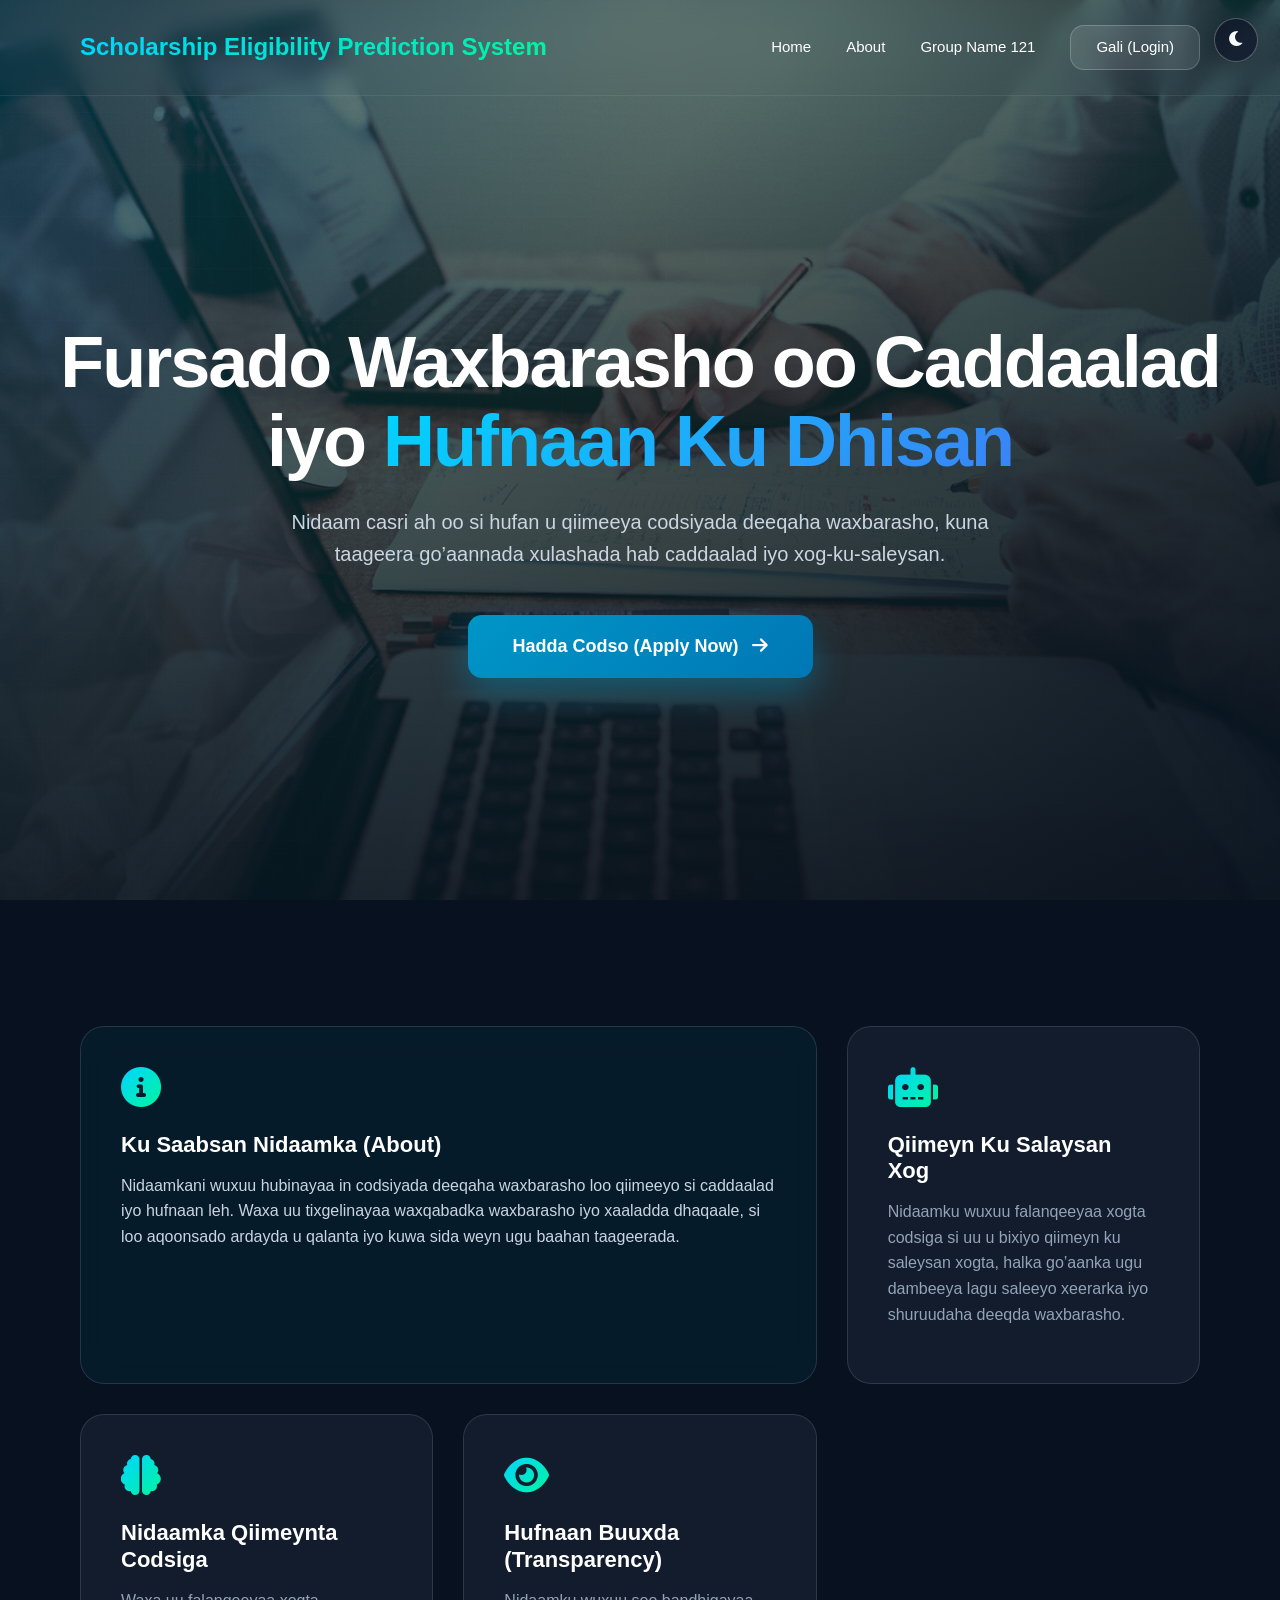
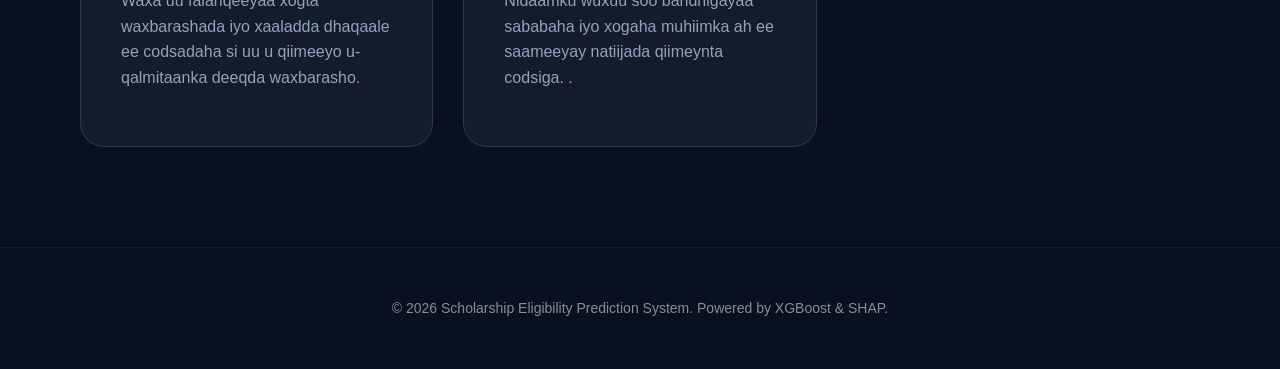
<file: templates/index.html>
﻿<!DOCTYPE html>
<html lang="so">
<head>
    <meta charset="UTF-8">
    <meta name="viewport" content="width=device-width, initial-scale=1.0">
    <title>Scholarship Machine Learning - Fairness</title>
    <link href="https://cdn.jsdelivr.net/npm/bootstrap@5.3.0/dist/css/bootstrap.min.css" rel="stylesheet">
    <link rel="stylesheet" href="https://cdnjs.cloudflare.com/ajax/libs/font-awesome/6.0.0/css/all.min.css">
    <style>
        html { scroll-behavior: smooth; }
        * { margin: 0; padding: 0; box-sizing: border-box; font-family: 'Inter', sans-serif; }
        body {
            background: #060c18;
            background-image: url('/static/dashboard_bg.jpg');
            background-size: cover;
            background-position: center;
            background-attachment: fixed;
            color: white;
            overflow-x: hidden;
        }
        body::before {
            content: '';
            position: fixed; inset: 0; z-index: -1;
            background: rgba(6, 12, 24, 0.85);
        }

        /* NAVIGATION */
        nav {
            padding: 25px 80px;
            display: flex;
            justify-content: space-between;
            align-items: center;
            backdrop-filter: blur(10px);
            position: sticky;
            top: 0;
            z-index: 1000;
        }
        .logo { font-size: 24px; font-weight: 800; background: linear-gradient(135deg, #00d4ff, #00f5a0); -webkit-background-clip: text; -webkit-text-fill-color: transparent; }
        .nav-links {
            display: flex;
            align-items: center;
            gap: 35px;
            position: relative;
        }
        .nav-links a,
        .names-toggle {
            color: white;
            text-decoration: none;
            font-weight: 500;
            transition: 0.3s;
            font-size: 15px;
        }
        .nav-links a:hover,
        .names-toggle:hover { color: #00d4ff; }
        .btn-login { background: rgba(255, 255, 255, 0.1); padding: 10px 25px; border-radius: 30px; border: 1px solid rgba(255, 255, 255, 0.2); }
        .names-menu {
            position: relative;
        }
        .names-toggle {
            border: 0;
            background: transparent;
            cursor: pointer;
            padding: 0;
        }
        .names-panel {
            position: absolute;
            right: 0;
            top: 38px;
            min-width: 230px;
            padding: 16px;
            border-radius: 14px;
            border: 1px solid rgba(0, 212, 255, 0.25);
            background: rgba(6, 12, 24, 0.94);
            box-shadow: 0 18px 45px rgba(0, 0, 0, 0.35);
            opacity: 0;
            visibility: hidden;
            transform: translateY(-8px);
            transition: 0.25s ease;
        }
        .names-menu.is-open .names-panel {
            opacity: 1;
            visibility: visible;
            transform: translateY(0);
        }
        .names-panel h4 {
            color: #00d4ff;
            font-size: 14px;
            font-weight: 800;
            margin-bottom: 10px;
        }
        .names-panel ul {
            list-style: none;
            margin: 0;
            padding: 0;
        }
        .names-panel li {
            display: flex;
            align-items: center;
            gap: 10px;
            color: #e2e8f0;
            font-size: 15px;
            font-weight: 600;
            padding: 8px 0;
            border-top: 1px solid rgba(255, 255, 255, 0.08);
        }
        .names-panel li::before {
            font-family: "Font Awesome 6 Free";
            font-weight: 900;
            font-size: 13px;
        }
        .names-panel li.member-male::before {
            content: "\f183";
            color: #00d4ff;
        }
        .names-panel li.member-female::before {
            content: "\f182";
            color: #f472b6;
        }

        /* HERO SECTION */
        .hero {
            height: 90vh;
            display: flex;
            flex-direction: column;
            justify-content: center;
            align-items: center;
            text-align: center;
            padding: 0 20px;
        }
        .hero h1 { font-size: 72px; font-weight: 900; margin-bottom: 25px; line-height: 1.1; letter-spacing: -2px; }
        .hero h1 span { background: linear-gradient(135deg, #00d4ff 0%, #3b82f6 100%); -webkit-background-clip: text; -webkit-text-fill-color: transparent; }
        .hero p { font-size: 20px; color: #cbd5e1; max-width: 700px; margin-bottom: 45px; line-height: 1.6; }
        
        .btn-main { 
            background: linear-gradient(135deg, #0096c7 0%, #0077b6 100%); 
            color: white; padding: 18px 45px; 
            border-radius: 40px; text-decoration: none; 
            font-weight: 700; font-size: 18px;
            box-shadow: 0 15px 35px rgba(0, 150, 199, 0.4);
            transition: 0.4s;
        }
        .btn-main:hover { transform: translateY(-5px); box-shadow: 0 20px 45px rgba(0, 150, 199, 0.6); color: white; }

        /* FEATURES */
        .features {
            padding: 100px 80px;
            display: grid;
            grid-template-columns: repeat(auto-fit, minmax(300px, 1fr));
            gap: 30px;
        }
        .f-card {
            background: rgba(30, 41, 59, 0.5);
            backdrop-filter: blur(15px);
            padding: 40px;
            border-radius: 24px;
            border: 1px solid rgba(255, 255, 255, 0.1);
            transition: 0.4s ease;
        }
        .f-card:hover { transform: translateY(-10px); border-color: rgba(0, 212, 255, 0.4); background: rgba(30, 41, 59, 0.7); }
        .f-card i { font-size: 40px; margin-bottom: 25px; background: linear-gradient(135deg, #00d4ff, #00f5a0); -webkit-background-clip: text; -webkit-text-fill-color: transparent; }
        .f-card h3 { font-size: 22px; font-weight: 700; margin-bottom: 15px; }
        .f-card p { color: #94a3b8; line-height: 1.6; }

        /* FOOTER */
        footer { padding: 50px 80px; border-top: 1px solid rgba(255, 255, 255, 0.05); text-align: center; color: #64748b; font-size: 14px; }

        @media (max-width: 768px) {
            nav { padding: 20px; }
            .nav-links { display: none; }
            .hero h1 { font-size: 48px; }
            .features { padding: 50px 20px; }
        }
    </style>
    <link rel="stylesheet" href="/static/app_background.css">
    <link rel="stylesheet" href="/static/theme.css">
    <script src="/static/theme.js" defer></script>
</head>
<body>

    <nav>
        <div class="logo">Scholarship Eligibility Prediction System</div>
        <div class="nav-links">
            <a href="/">Home</a>
            <a href="#about-section">About</a>
            <div class="names-menu">
                <button class="names-toggle" type="button" aria-expanded="false" aria-controls="names-panel">Group Name 121</button>
                <div class="names-panel" id="names-panel">
                    <h4>Group Name 121</h4>
                    <ul>
                        <li class="member-male">Burhan Kassim Awow</li>
                        <li class="member-female">Warda Muhiyadin Mohamed</li>
                        <li class="member-male">Ibrahim Abukar Osman</li>
                        <li class="member-female">Salma Ali Hassan</li>
                    </ul>
                </div>
            </div>
            <a href="/login" class="btn-login">Gali (Login)</a>
        </div>
    </nav>

    <section class="hero">
        <h1>Fursado Waxbarasho oo Caddaalad<br>iyo <span>Hufnaan Ku Dhisan</span></h1>
        <p>Nidaam casri ah oo si hufan u qiimeeya codsiyada deeqaha waxbarasho, kuna taageera go’aannada xulashada hab caddaalad iyo xog-ku-saleysan.
</p>
        <a href="/signup" class="btn-main">Hadda Codso (Apply Now) <i class="fas fa-arrow-right ms-2"></i></a>
    </section>

    <section class="features" id="about-section" style="padding-top: 120px;">
        <div class="f-card" style="grid-column: span 2; background: rgba(0, 212, 255, 0.05); border-color: rgba(0, 212, 255, 0.2);">
            <i class="fas fa-info-circle"></i>
            <h3>Ku Saabsan Nidaamka (About)</h3>
            <p style="font-size: 16px; color: #cbd5e1;">Nidaamkani wuxuu hubinayaa in codsiyada deeqaha waxbarasho loo qiimeeyo si caddaalad iyo hufnaan leh. Waxa uu tixgelinayaa waxqabadka waxbarasho iyo xaaladda dhaqaale, si loo aqoonsado ardayda u qalanta iyo kuwa sida weyn ugu baahan taageerada.
</p>
        </div>
        <div class="f-card">
            <i class="fas fa-robot"></i>
            <h3>Qiimeyn Ku Salaysan Xog</h3>
            <p>Nidaamku wuxuu falanqeeyaa xogta codsiga si uu u bixiyo qiimeyn ku saleysan xogta, halka go’aanka ugu dambeeya lagu saleeyo xeerarka iyo shuruudaha deeqda waxbarasho.
</p>
        </div>
        <div class="f-card">
            <i class="fas fa-brain"></i>
            <h3>Nidaamka Qiimeynta Codsiga</h3>
            <p>Waxa uu falanqeeyaa xogta waxbarashada iyo xaaladda dhaqaale ee codsadaha si uu u qiimeeyo u-qalmitaanka deeqda waxbarasho.</p>
        </div>
        <div class="f-card">
            <i class="fas fa-eye"></i>
            <h3>Hufnaan Buuxda (Transparency)</h3>
            <p>Nidaamku wuxuu soo bandhigayaa sababaha iyo xogaha muhiimka ah ee saameeyay natiijada qiimeynta codsiga.
.</p>
        </div>
    </section>

    <footer>
        &copy; 2026 Scholarship Eligibility Prediction System. Powered by XGBoost & SHAP.
    </footer>
    <script>
        const namesMenu = document.querySelector('.names-menu');
        const namesToggle = document.querySelector('.names-toggle');

        namesToggle.addEventListener('click', function () {
            const isOpen = namesMenu.classList.toggle('is-open');
            namesToggle.setAttribute('aria-expanded', isOpen);
        });

        document.addEventListener('click', function (event) {
            if (!namesMenu.contains(event.target)) {
                namesMenu.classList.remove('is-open');
                namesToggle.setAttribute('aria-expanded', 'false');
            }
        });
    </script>
</body>
</html>
</file>
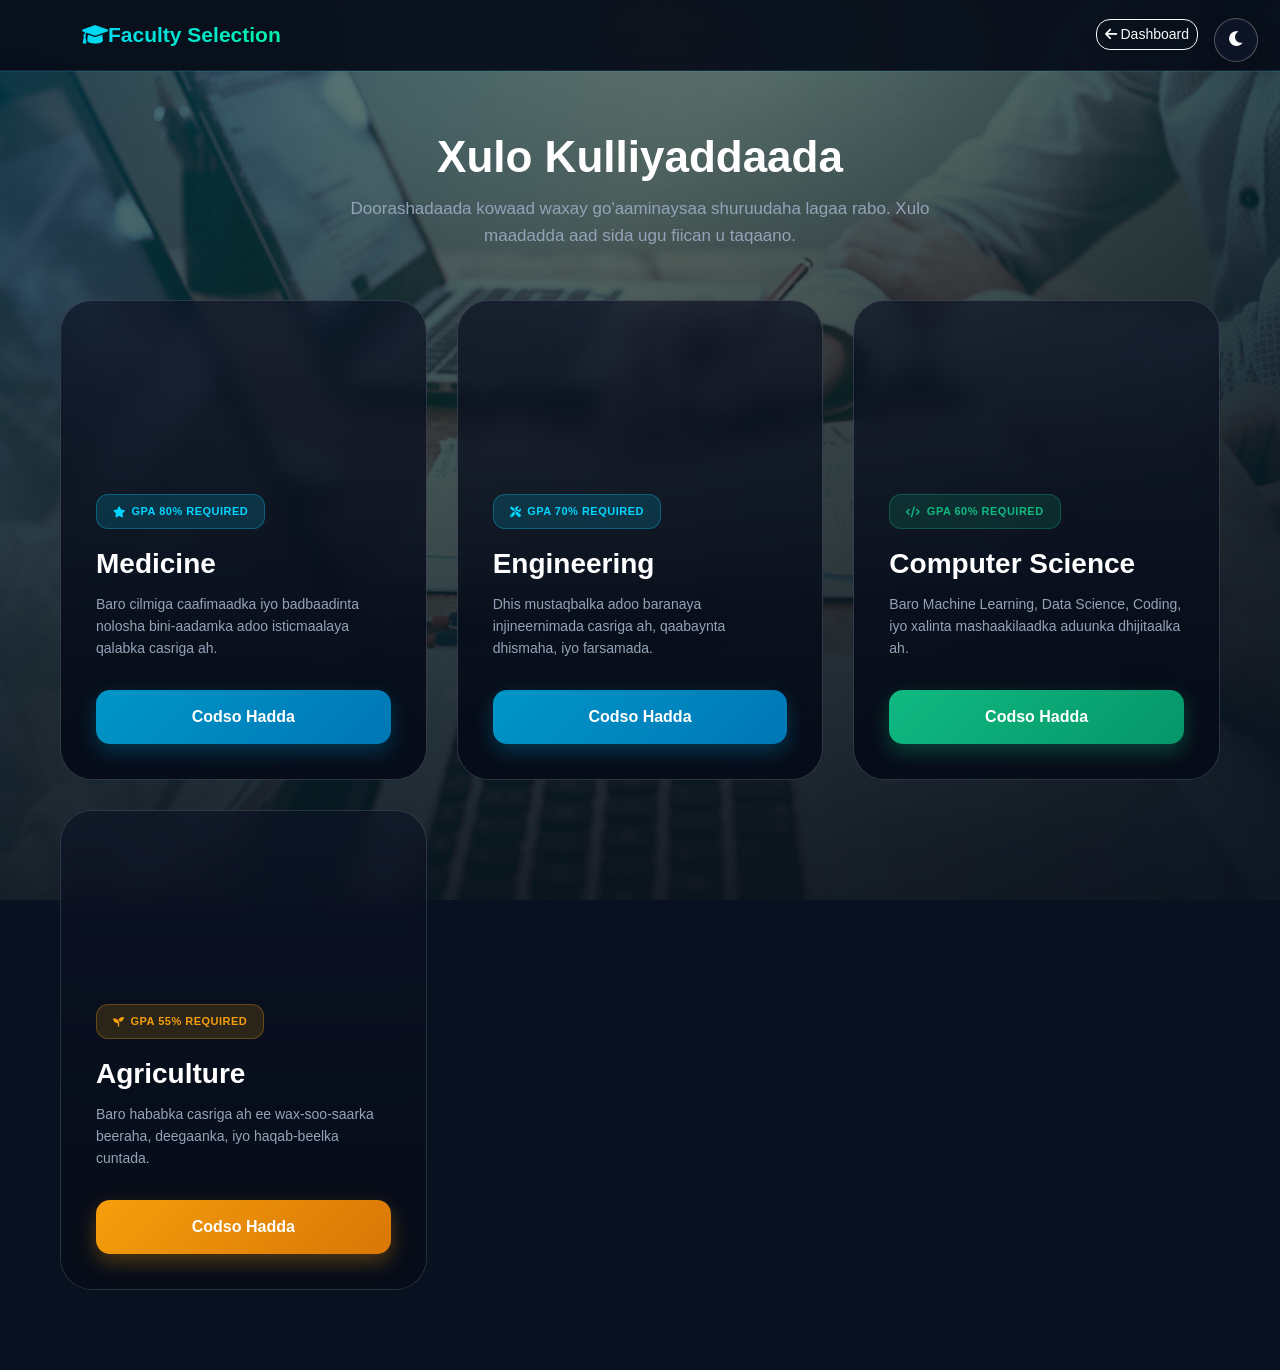
<file: templates/faculty_dashboard.html>
﻿<!DOCTYPE html>
<html lang="so">
<head>
    <meta charset="UTF-8">
    <meta name="viewport" content="width=device-width, initial-scale=1.0">
    <title>Dashboard - Xulo Kulliyadda</title>
    <link href="https://cdn.jsdelivr.net/npm/bootstrap@5.3.0/dist/css/bootstrap.min.css" rel="stylesheet">
    <link rel="stylesheet" href="https://cdnjs.cloudflare.com/ajax/libs/font-awesome/6.0.0/css/all.min.css">
    <style>
        
        *, *::before, *::after { box-sizing: border-box; }
        
        body {
            font-family: Arial, sans-serif; background: #060c18; color: white;
            min-height: 100vh;
            background-image: url('/static/dashboard_bg.jpg'); 
            background-size: cover; background-position: center; background-attachment: fixed;
        }

        body::before {
            content: ''; position: fixed; inset: 0; z-index: -1;
            background: linear-gradient(to bottom, rgba(6, 12, 24, 0.8), rgba(6, 12, 24, 0.95));
        }

        
        .navbar {
            background: rgba(6,12,24,0.92) !important;
            backdrop-filter: blur(24px);
            box-shadow: 0 1px 0 rgba(0,212,255,0.12);
            padding: 14px 0;
        }
        .navbar-brand {
            background: linear-gradient(135deg, #00d4ff 0%, #00f5a0 100%);
            -webkit-background-clip: text; background-clip: text; -webkit-text-fill-color: transparent;
            font-weight: 800; font-size: 21px;
        }
    

        .header { text-align: center; margin-top: 60px; margin-bottom: 50px; }
        .header h1 { font-size: 44px; font-weight: 800; color: #fff; margin-bottom: 12px; }
        .header p { color: #94a3b8; font-size: 17px; max-width: 600px; margin: 0 auto; line-height: 1.6; }

        
        .faculty-grid {
            display: grid; grid-template-columns: repeat(auto-fit, minmax(280px, 1fr));
            gap: 30px; max-width: 1200px; margin: 0 auto 80px; padding: 0 20px;
        }

        .faculty-card {
            position: relative; height: 480px; border-radius: 32px; overflow: hidden;
            display: flex; flex-direction: column; justify-content: flex-end;
            background: rgba(15, 23, 42, 0.6);
            backdrop-filter: blur(10px);
            border: 1px solid rgba(255, 255, 255, 0.1);
            transition: 0.5s cubic-bezier(0.4, 0, 0.2, 1);
        }

        .faculty-card:hover {
            transform: translateY(-15px);
            border-color: #00d4ff;
            box-shadow: 0 30px 60px rgba(0, 0, 0, 0.6);
        }

        .card-bg {
            position: absolute; inset: 0; background-size: cover; background-position: center;
            z-index: -2; 
            filter: brightness(0.4) grayscale(0.2); /* Mugdi bilowga ah */
            transition: 0.7s cubic-bezier(0.4, 0, 0.2, 1);
        }

        .faculty-card:hover .card-bg { 
            filter: brightness(1.1) grayscale(0); /* Iftiin marka mouse-ka la saaro */
            transform: scale(1.15); 
        }

        .card-overlay {
            position: absolute; inset: 0;
            background: linear-gradient(to bottom, rgba(6, 12, 24, 0.2) 0%, rgba(6, 12, 24, 0.95) 90%);
            z-index: -1;
            transition: 0.5s;
        }
        
        .faculty-card:hover .card-overlay {
            background: linear-gradient(to bottom, transparent 30%, rgba(6, 12, 24, 0.98) 95%);
        }

        .card-content { padding: 35px; }
        
        .gpa-badge {
            display: inline-flex; align-items: center; gap: 6px;
            padding: 8px 16px; border-radius: 12px;
            font-size: 11px; font-weight: 800; margin-bottom: 18px; 
            letter-spacing: 0.5px; text-transform: uppercase;
            background: rgba(0, 212, 255, 0.15); color: #00d4ff; border: 1px solid rgba(0, 212, 255, 0.3);
        }

        .card-content h3 { font-size: 28px; font-weight: 700; margin-bottom: 12px; color: #fff; }
        .card-content p { font-size: 14px; color: #94a3b8; margin-bottom: 30px; line-height: 1.6; }

        .btn-apply {
            display: block; width: 100%; padding: 15px; text-align: center;
            background: linear-gradient(135deg, #0096c7 0%, #0077b6 100%);
            color: white; border-radius: 16px; font-weight: 700;
            text-decoration: none; transition: 0.3s;
            box-shadow: 0 8px 20px rgba(0, 150, 199, 0.3);
        }

        .btn-apply:hover {
            transform: translateY(-3px);
            box-shadow: 0 12px 28px rgba(0, 150, 199, 0.5);
            background: #fff; color: #060c18;
        }
    </style>
    <link rel="stylesheet" href="/static/app_background.css">
    <link rel="stylesheet" href="/static/theme.css">
    <script src="/static/theme.js" defer></script>
</head>
<body>

    <nav class="navbar navbar-expand-lg">
        <div class="container">
            <a class="navbar-brand fw-bold" href="/student_dashboard"><i class="fas fa-graduation-cap"></i>Faculty Selection
</a>
            <div class="d-flex">
                <a href="/student_dashboard" class="btn btn-outline-light btn-sm" style="border-radius: 10px;"><i class="fas fa-arrow-left"></i> Dashboard</a>
            </div>
        </div>
    </nav>

    <div class="header">
        <h1>Xulo Kulliyaddaada</h1>
        <p>Doorashadaada kowaad waxay go'aaminaysaa shuruudaha lagaa rabo. Xulo maadadda aad sida ugu fiican u taqaano.</p>
    </div>

    <div class="faculty-grid">
        <!-- Medicine -->
        <div class="faculty-card">
            <div class="card-bg" style="background-image: url('https://images.unsplash.com/photo-1576091160550-2173dba999ef?auto=format&fit=crop&q=80&w=2070');"></div>
            <div class="card-overlay"></div>
            <div class="card-content">
                <div class="gpa-badge"><i class="fas fa-star"></i> GPA 80% REQUIRED</div>
                <h3>Medicine</h3>
                <p>Baro cilmiga caafimaadka iyo badbaadinta nolosha bini-aadamka adoo isticmaalaya qalabka casriga ah.</p>
                <a href="/apply/1" class="btn-apply">Codso Hadda</a>
            </div>
        </div>

        <!-- Engineering -->
        <div class="faculty-card">
            <div class="card-bg" style="background-image: url('https://images.unsplash.com/photo-1581094794329-c8112a89af12?auto=format&fit=crop&q=80&w=2070');"></div>
            <div class="card-overlay"></div>
            <div class="card-content">
                <div class="gpa-badge"><i class="fas fa-tools"></i> GPA 70% REQUIRED</div>
                <h3>Engineering</h3>
                <p>Dhis mustaqbalka adoo baranaya injineernimada casriga ah, qaabaynta dhismaha, iyo farsamada.</p>
                <a href="/apply/2" class="btn-apply">Codso Hadda</a>
            </div>
        </div>

        <!-- Computer Science -->
        <div class="faculty-card">
            <div class="card-bg" style="background-image: url('https://images.unsplash.com/photo-1550751827-4bd374c3f58b?auto=format&fit=crop&q=80&w=2070');"></div>
            <div class="card-overlay"></div>
            <div class="card-content">
                <div class="gpa-badge" style="background: rgba(16, 185, 129, 0.15); color: #10b981; border-color: rgba(16, 185, 129, 0.3);"><i class="fas fa-code"></i> GPA 60% REQUIRED</div>
                <h3>Computer Science</h3>
                <p>Baro Machine Learning, Data Science, Coding, iyo xalinta mashaakilaadka aduunka dhijitaalka ah.</p>
                <a href="/apply/0" class="btn-apply" style="background: linear-gradient(135deg, #10b981 0%, #059669 100%); box-shadow: 0 8px 20px rgba(16, 185, 129, 0.3);">Codso Hadda</a>
            </div>
        </div>

        <!-- Agriculture -->
        <div class="faculty-card">
            <div class="card-bg" style="background-image: url('https://images.unsplash.com/photo-1523348837708-15d4a09cfac2?auto=format&fit=crop&q=80&w=2070');"></div>
            <div class="card-overlay"></div>
            <div class="card-content">
                <div class="gpa-badge" style="background: rgba(245, 158, 11, 0.15); color: #f59e0b; border-color: rgba(245, 158, 11, 0.3);"><i class="fas fa-seedling"></i> GPA 55% REQUIRED</div>
                <h3>Agriculture</h3>
                <p>Baro hababka casriga ah ee wax-soo-saarka beeraha, deegaanka, iyo haqab-beelka cuntada.</p>
                <a href="/apply/3" class="btn-apply" style="background: linear-gradient(135deg, #f59e0b 0%, #d97706 100%); box-shadow: 0 8px 20px rgba(245, 158, 11, 0.3);">Codso Hadda</a>
            </div>
        </div>
    </div>

    <script src="https://cdn.jsdelivr.net/npm/bootstrap@5.3.0/dist/js/bootstrap.bundle.min.js"></script>
</body>
</html>
</file>
<file: static/app_background.css>
body {
    background-color: #07111f !important;
    background-image:
        linear-gradient(135deg, rgba(0, 150, 199, 0.30), rgba(16, 185, 129, 0.14) 38%, rgba(15, 23, 42, 0.82) 100%),
        linear-gradient(rgba(255, 255, 255, 0.035) 1px, transparent 1px),
        linear-gradient(90deg, rgba(255, 255, 255, 0.035) 1px, transparent 1px),
        url('/static/dashboard_bg1.jpg') !important;
    background-size: cover, 52px 52px, 52px 52px, cover !important;
    background-position: center, center, center, center !important;
    background-attachment: fixed, fixed, fixed, fixed !important;
}


body::before {
    background:
        linear-gradient(180deg, rgba(6, 12, 24, 0.50), rgba(6, 12, 24, 0.82)),
        linear-gradient(90deg, rgba(0, 212, 255, 0.10), rgba(245, 158, 11, 0.08), rgba(16, 185, 129, 0.10)) !important;
}

.glass-card,
.form-card,
.app-card,
.table-box,
.card,
.welcome-card,
.section-panel,
.metric-card {
    box-shadow: 0 24px 70px rgba(0, 0, 0, 0.34), 0 1px 0 rgba(255, 255, 255, 0.05) inset !important;
}

nav,
.navbar,
.sidebar {
    border-bottom: 1px solid rgba(255, 255, 255, 0.08) !important;
}

.btn,
.btn-main,
.btn-login,
.btn-signup,
.btn-next,
.btn-prev,
.btn-submit,
.action-btn,
.btn-apply,
.btn-custom,
.btn-view {
    border-radius: 14px !important;
    letter-spacing: 0 !important;
}

input,
select,
textarea {
    border-radius: 12px !important;
}

.f-card,
.faculty-card,
.glass-card,
.form-card,
.table-box,
.section-panel,
.metric-card,
.app-card {
    border-color: rgba(255, 255, 255, 0.12) !important;
}

.f-card:hover,
.faculty-card:hover,
.app-card:hover,
.card:hover {
    transform: translateY(-6px) !important;
}

.page-brand,
footer {
    color: rgba(226, 232, 240, 0.58) !important;
}

@media (max-width: 768px) {
    body {
        background-attachment: scroll, scroll, scroll, scroll !important;
    }

    .hero {
        min-height: 82vh !important;
        height: auto !important;
        padding: 96px 18px 54px !important;
    }

    .hero h1 {
        font-size: clamp(40px, 12vw, 58px) !important;
        line-height: 1.06 !important;
    }

    .hero p,
    .header p {
        font-size: 15px !important;
    }

    .glass-card,
    .form-card {
        padding: 26px 18px !important;
        border-radius: 18px !important;
    }

    .faculty-card {
        height: 390px !important;
        border-radius: 22px !important;
    }
}
</file>
<file: static/theme.css>
:root {
    --theme-text: #e2e8f0;
    --theme-muted: #94a3b8;
    --theme-surface: rgba(15, 23, 42, 0.78);
    --theme-border: rgba(255, 255, 255, 0.12);
}

.app-theme-toggle {
    position: fixed;
    top: 18px;
    right: 22px;
    z-index: 10000;
    width: 44px;
    height: 44px;
    border: 1px solid rgba(255, 255, 255, 0.28);
    border-radius: 50%;
    background: rgba(15, 23, 42, 0.78);
    color: #f8fafc;
    box-shadow: 0 8px 22px rgba(0, 0, 0, 0.25);
    cursor: pointer;
    font-size: 17px;
}

body.light-mode {
    --theme-text: #0f172a;
    --theme-muted: #475569;
    --theme-surface: rgba(255, 255, 255, 0.9);
    --theme-border: rgba(15, 23, 42, 0.14);
    color: #0f172a !important;
}

body.light-mode::before {
    background: rgba(241, 245, 249, 0.84) !important;
}

body.light-mode .app-theme-toggle {
    background: #ffffff;
    color: #0f172a;
    border-color: rgba(15, 23, 42, 0.16);
}

body.light-mode :is(.sidebar, nav, .navbar, .header, .topbar) {
    background-color: rgba(255, 255, 255, 0.9) !important;
    border-color: var(--theme-border) !important;
}

body.light-mode :is(nav a, .nav-links a, .navbar a, .navbar .btn, .btn-outline-light) {
    color: #0f172a !important;
    border-color: rgba(15, 23, 42, 0.28) !important;
    text-shadow: none !important;
}

body.light-mode .names-toggle {
    color: #0f172a !important;
    text-shadow: none !important;
}

body.light-mode .names-toggle:hover {
    color: #0284c7 !important;
}

body.light-mode .names-panel {
    background: rgba(255, 255, 255, 0.98) !important;
    border-color: rgba(2, 132, 199, 0.28) !important;
    box-shadow: 0 18px 45px rgba(15, 23, 42, 0.18) !important;
}

body.light-mode .names-panel h4 {
    color: #0284c7 !important;
}

body.light-mode .names-panel li {
    color: #0f172a !important;
    border-top-color: rgba(15, 23, 42, 0.12) !important;
}

body.light-mode .names-panel li.member-male::before {
    color: #0284c7 !important;
}

body.light-mode .names-panel li.member-female::before {
    color: #db2777 !important;
}

body.light-mode :is(.btn-main, .btn-login, .btn-next, .btn-submit, .btn-primary, .btn-apply, .btn-custom) {
    color: #ffffff !important;
    text-shadow: none !important;
}

body.light-mode :is(.btn-secondary, .btn-light, .btn-prev, a[style*="rgba(255,255,255,0.1)"]) {
    background: #e2e8f0 !important;
    color: #0f172a !important;
    border-color: rgba(15, 23, 42, 0.18) !important;
    box-shadow: none !important;
    text-shadow: none !important;
}

body.light-mode :is(.card, .glass-card, .table-box, .form-card, .form-container, .dashboard-card, .chart-card, .result-card, .shap-card, .insight-item, .f-card, .section-panel, .metric-card) {
    background-color: var(--theme-surface) !important;
    border-color: var(--theme-border) !important;
}

body.light-mode :is(.form-container, .form-card) {
    box-shadow: 0 18px 45px rgba(15, 23, 42, 0.16) !important;
}

body.light-mode :is(h1, h2, h3, h4, h5, h6, p, label, th, td, small, .subtitle, .hint-text, .page-title, .page-header, .form-label, .table-title, .empty-state, footer) {
    color: var(--theme-text) !important;
    text-shadow: none !important;
}

body.light-mode :is(.hero h1, .hero p, .header h1, .header p) {
    color: #0f172a !important;
    text-shadow: none !important;
}

body.light-mode :is(input, select, textarea) {
    background: rgba(255, 255, 255, 0.92) !important;
    color: #0f172a !important;
    border-color: rgba(15, 23, 42, 0.2) !important;
}

body.light-mode :is(input, textarea)::placeholder {
    color: #64748b !important;
}

body.light-mode :is(.hint-text, .text-muted, .muted, .description, .page-subtitle) {
    color: #475569 !important;
}

body.light-mode .f-card :is(p, li) {
    color: #334155 !important;
}

body.light-mode .f-card strong {
    color: #7c3aed !important;
}

body.light-mode .app-card {
    background: rgba(255, 255, 255, 0.88) !important;
    border-color: rgba(15, 23, 42, 0.12) !important;
}

body.light-mode .app-card :is(ul, li) {
    color: #334155 !important;
}

body.light-mode .bg-success-light {
    color: #047857 !important;
    background: #d1fae5 !important;
    border-color: #6ee7b7 !important;
}

body.light-mode .bg-danger-light {
    color: #b91c1c !important;
    background: #fee2e2 !important;
    border-color: #fca5a5 !important;
}

body.light-mode .bg-warning-light {
    color: #92400e !important;
    background: #fef3c7 !important;
    border-color: #fcd34d !important;
}

body.light-mode :is(.status, .s-green, .s-red, .s-yellow) {
    text-shadow: none !important;
    font-weight: 800 !important;
}

body.light-mode .s-green {
    color: #047857 !important;
    background: #d1fae5 !important;
    border-color: #6ee7b7 !important;
}

body.light-mode .s-red {
    color: #b91c1c !important;
    background: #fee2e2 !important;
    border-color: #fca5a5 !important;
}

body.light-mode .s-yellow {
    color: #92400e !important;
    background: #fef3c7 !important;
    border-color: #f59e0b !important;
}

body.light-mode :is(.btn-view, .btn-warning, .btn-danger, .btn-success, .btn-delete, .btn-verify) {
    text-shadow: none !important;
    box-shadow: none !important;
}

body.light-mode .btn-view {
    color: #4338ca !important;
    background: #e0e7ff !important;
    border: 1px solid #a5b4fc !important;
}
body.light-mode .btn-view i {
    color: #4338ca !important;
}
body.light-mode .btn-view:hover {
    background: #4338ca !important;
    color: #ffffff !important;
}
body.light-mode .btn-view:hover i {
    color: #ffffff !important;
}

body.light-mode .btn-warning {
    color: #92400e !important;
    background: #fef3c7 !important;
    border: 1px solid #fcd34d !important;
}

body.light-mode :is(.btn-danger, .btn-delete) {
    color: #b91c1c !important;
    background: #fee2e2 !important;
    border: 1px solid #fca5a5 !important;
}
body.light-mode :is(.btn-danger, .btn-delete) i {
    color: #b91c1c !important;
}
body.light-mode :is(.btn-danger, .btn-delete):hover {
    background: #b91c1c !important;
    color: #ffffff !important;
}
body.light-mode :is(.btn-danger, .btn-delete):hover i {
    color: #ffffff !important;
}

body.light-mode .btn-success {
    color: #047857 !important;
    background: #d1fae5 !important;
    border: 1px solid #6ee7b7 !important;
}

body.light-mode .alert-glass {
    background: #dbeafe !important;
    border-color: #93c5fd !important;
    color: #0f172a !important;
}

body.light-mode .alert-glass strong,
body.light-mode .alert-glass i {
    color: #1d4ed8 !important;
}

body.light-mode .chart-container {
    background: rgba(248, 250, 252, 0.96) !important;
    border-color: rgba(15, 23, 42, 0.16) !important;
}

body.light-mode .chart-note {
    color: #334155 !important;
}

body.light-mode .empty-explanation {
    background: #fef3c7 !important;
    color: #78350f !important;
    border-color: #fcd34d !important;
}

body.light-mode .faculty-card .card-content h3 {
    color: #ffffff !important;
}

body.light-mode .faculty-card .card-content p {
    color: #e2e8f0 !important;
}

body.light-mode .section-panel :is(.field-row, .field-row strong, .insight-badge) {
    color: #0f172a !important;
}

body.light-mode .form-card .alert {
    color: #0f172a !important;
    background: #dbeafe !important;
}

body.light-mode .form-card .btn-prev {
    color: #0f172a !important;
    background-color: #e2e8f0 !important;
}

body.light-mode .swal2-popup {
    background: #ffffff !important;
    color: #0f172a !important;
    border: 1px solid rgba(15, 23, 42, 0.14) !important;
    box-shadow: 0 24px 70px rgba(15, 23, 42, 0.22) !important;
}

body.light-mode .swal2-title,
body.light-mode .swal2-html-container {
    color: #0f172a !important;
    text-shadow: none !important;
}

body.light-mode .swal2-icon.swal2-warning {
    border-color: #f59e0b !important;
    color: #d97706 !important;
}

body.light-mode .swal2-loader {
    border-color: #3b82f6 transparent #3b82f6 transparent !important;
}

body.light-mode [style*="color:#fff"],
body.light-mode [style*="color: #fff"],
body.light-mode [style*="color:#ffffff"],
body.light-mode [style*="color: #ffffff"] {
    color: #0f172a !important;
    text-shadow: none !important;
}

body.light-mode [style*="color:white"],
body.light-mode [style*="color: white"] {
    color: #0f172a !important;
    text-shadow: none !important;
}

body.light-mode tr td {
    background-color: rgba(226, 232, 240, 0.7) !important;
}

body.light-mode .toggle-password,
body.light-mode .password-toggle {
    color: #334155 !important;
    background: rgba(226, 232, 240, 0.9) !important;
}

body.light-mode :is(.btn-main, .btn-login, .btn-next, .btn-submit, .btn-primary, .btn-apply, .btn-custom, button[type="submit"]) {
    color: #ffffff !important;
    text-shadow: none !important;
}

body.light-mode :is(.swal2-popup, .swal2-popup h2, .swal2-title, .swal2-html-container, .swal2-content) {
    color: #0f172a !important;
    text-shadow: none !important;
}

body.light-mode :is(.btn-main, .btn-login, .btn-next, .btn-submit, .btn-primary, .btn-apply, .btn-custom, button[type="submit"]) {
    color: #ffffff !important;
    text-shadow: none !important;
}

body.light-mode :is(.btn-secondary, .btn-light, .btn-prev, a[style*="rgba(255,255,255,0.1)"]) {
    background: #e2e8f0 !important;
    color: #0f172a !important;
    border-color: rgba(15, 23, 42, 0.18) !important;
    box-shadow: none !important;
    text-shadow: none !important;
}

body.light-mode .btn-view {
    color: #4338ca !important;
    background: #e0e7ff !important;
    border: 1px solid #a5b4fc !important;
}

body.light-mode .btn-warning {
    color: #92400e !important;
    background: #fef3c7 !important;
    border: 1px solid #fcd34d !important;
}

body.light-mode .btn-danger {
    color: #b91c1c !important;
    background: #fee2e2 !important;
    border: 1px solid #fca5a5 !important;
}

body.light-mode .btn-success {
    color: #047857 !important;
    background: #d1fae5 !important;
    border: 1px solid #6ee7b7 !important;
}

body.light-mode .s-green {
    color: #047857 !important;
    background: #d1fae5 !important;
    border-color: #6ee7b7 !important;
}

body.light-mode .s-red {
    color: #b91c1c !important;
    background: #fee2e2 !important;
    border-color: #fca5a5 !important;
}

body.light-mode .s-yellow {
    color: #92400e !important;
    background: #fef3c7 !important;
    border-color: #f59e0b !important;
}

@media (max-width: 576px) {
    .app-theme-toggle { top: 12px; right: 12px; }
}
</file>
